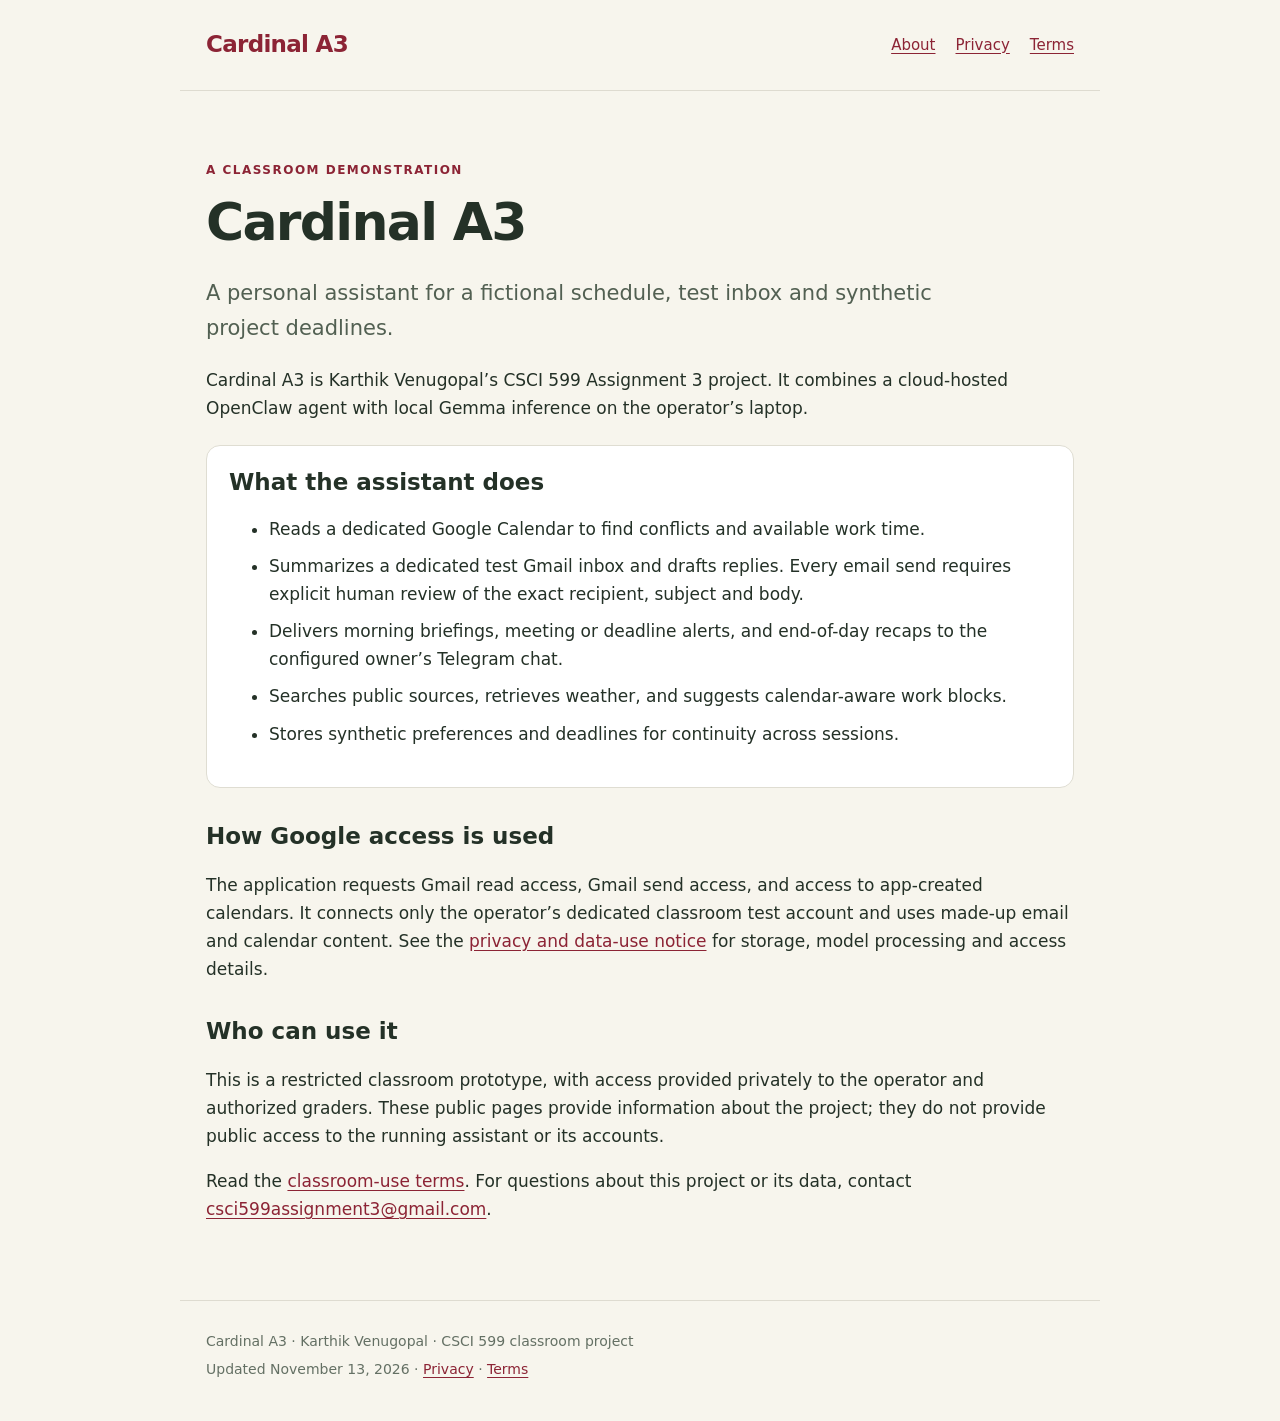
<file: index.html>
<!doctype html><html lang="en"><head><meta charset="utf-8"><meta name="viewport" content="width=device-width, initial-scale=1"><title>Classroom assistant | Cardinal A3</title><meta name="description" content="Cardinal A3 classroom assistant: project information, privacy and classroom-use terms."><link rel="stylesheet" href="styles.css"></head><body><header><a class="brand" href="index.html">Cardinal A3</a><nav aria-label="Main navigation"><a href="index.html">About</a><a href="privacy.html">Privacy</a><a href="terms.html">Terms</a></nav></header><main><p class="eyebrow">A classroom demonstration</p><h1>Cardinal A3</h1><p class="lead">A personal assistant for a fictional schedule, test inbox and synthetic project deadlines.</p><p>Cardinal A3 is Karthik Venugopal’s CSCI 599 Assignment 3 project. It combines a cloud-hosted OpenClaw agent with local Gemma inference on the operator’s laptop.</p><section class="card"><h2>What the assistant does</h2><ul><li>Reads a dedicated Google Calendar to find conflicts and available work time.</li><li>Summarizes a dedicated test Gmail inbox and drafts replies. Every email send requires explicit human review of the exact recipient, subject and body.</li><li>Delivers morning briefings, meeting or deadline alerts, and end-of-day recaps to the configured owner’s Telegram chat.</li><li>Searches public sources, retrieves weather, and suggests calendar-aware work blocks.</li><li>Stores synthetic preferences and deadlines for continuity across sessions.</li></ul></section><h2>How Google access is used</h2><p>The application requests Gmail read access, Gmail send access, and access to app-created calendars. It connects only the operator’s dedicated classroom test account and uses made-up email and calendar content. See the <a href="privacy.html">privacy and data-use notice</a> for storage, model processing and access details.</p><h2>Who can use it</h2><p>This is a restricted classroom prototype, with access provided privately to the operator and authorized graders. These public pages provide information about the project; they do not provide public access to the running assistant or its accounts.</p><p>Read the <a href="terms.html">classroom-use terms</a>. For questions about this project or its data, contact <a href="mailto:csci599assignment3@gmail.com">csci599assignment3@gmail.com</a>.</p></main><footer><p>Cardinal A3 · Karthik Venugopal · CSCI 599 classroom project</p><p>Updated November 13, 2026 · <a href="privacy.html">Privacy</a> · <a href="terms.html">Terms</a></p></footer></body></html>
</file>
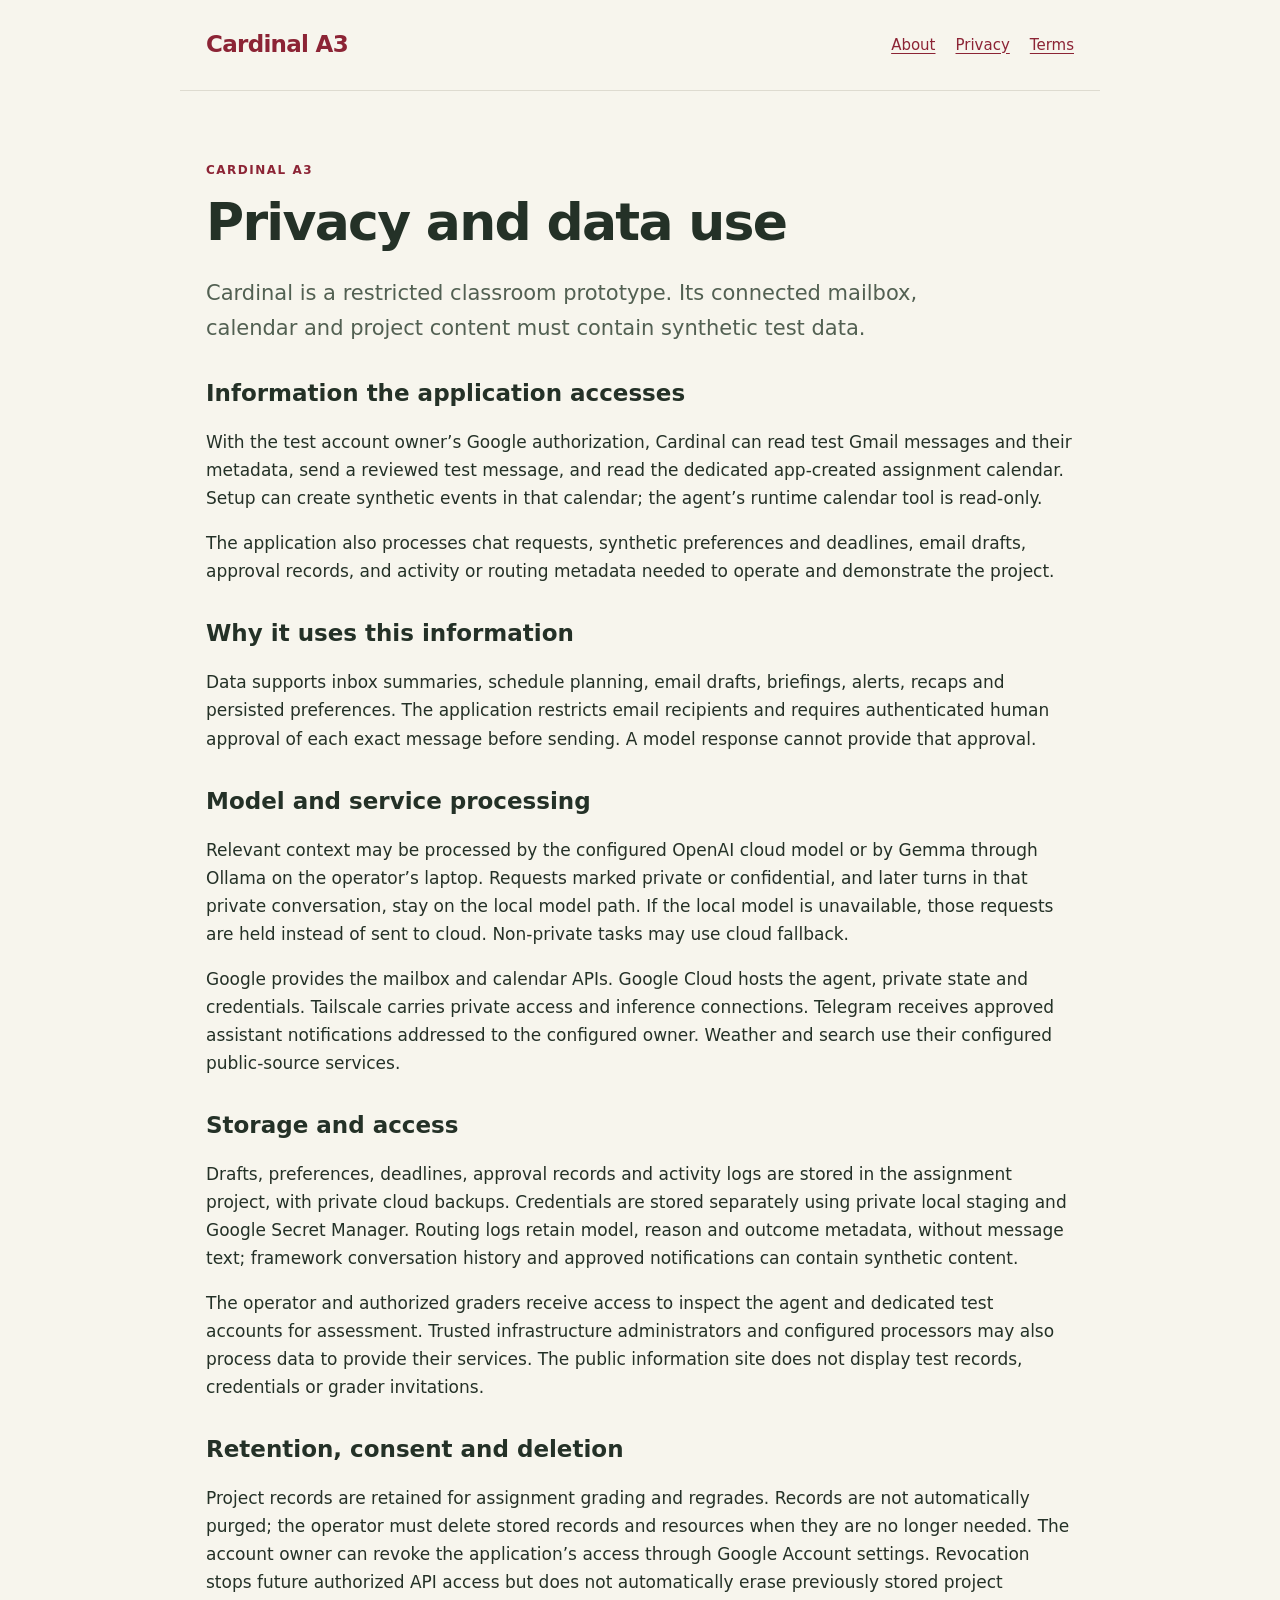
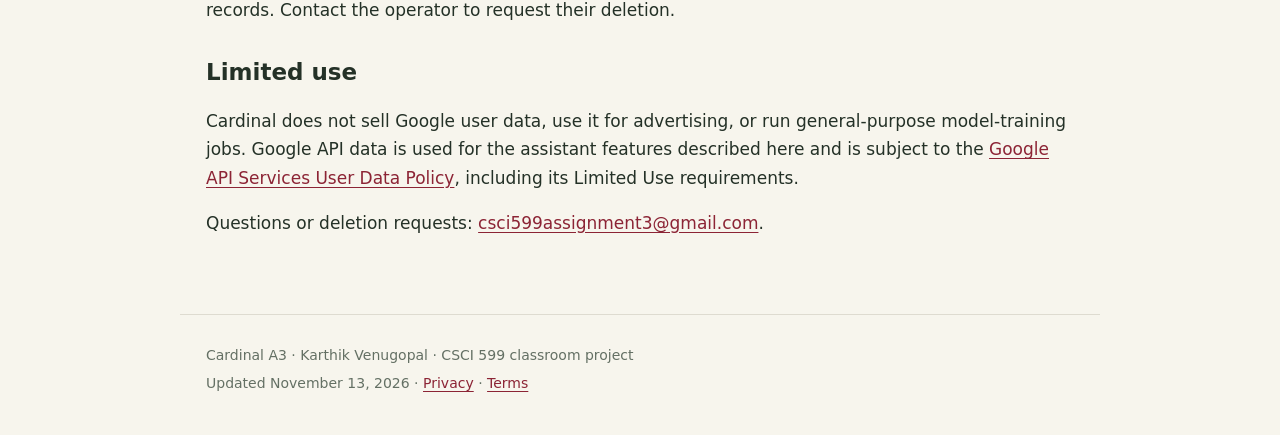
<file: privacy.html>
<!doctype html><html lang="en"><head><meta charset="utf-8"><meta name="viewport" content="width=device-width, initial-scale=1"><title>Privacy and data use | Cardinal A3</title><meta name="description" content="Cardinal A3 classroom assistant: project information, privacy and classroom-use terms."><link rel="stylesheet" href="styles.css"></head><body><header><a class="brand" href="index.html">Cardinal A3</a><nav aria-label="Main navigation"><a href="index.html">About</a><a href="privacy.html">Privacy</a><a href="terms.html">Terms</a></nav></header><main><p class="eyebrow">Cardinal A3</p><h1>Privacy and data use</h1><p class="lead">Cardinal is a restricted classroom prototype. Its connected mailbox, calendar and project content must contain synthetic test data.</p><h2>Information the application accesses</h2><p>With the test account owner’s Google authorization, Cardinal can read test Gmail messages and their metadata, send a reviewed test message, and read the dedicated app-created assignment calendar. Setup can create synthetic events in that calendar; the agent’s runtime calendar tool is read-only.</p><p>The application also processes chat requests, synthetic preferences and deadlines, email drafts, approval records, and activity or routing metadata needed to operate and demonstrate the project.</p><h2>Why it uses this information</h2><p>Data supports inbox summaries, schedule planning, email drafts, briefings, alerts, recaps and persisted preferences. The application restricts email recipients and requires authenticated human approval of each exact message before sending. A model response cannot provide that approval.</p><h2>Model and service processing</h2><p>Relevant context may be processed by the configured OpenAI cloud model or by Gemma through Ollama on the operator’s laptop. Requests marked private or confidential, and later turns in that private conversation, stay on the local model path. If the local model is unavailable, those requests are held instead of sent to cloud. Non-private tasks may use cloud fallback.</p><p>Google provides the mailbox and calendar APIs. Google Cloud hosts the agent, private state and credentials. Tailscale carries private access and inference connections. Telegram receives approved assistant notifications addressed to the configured owner. Weather and search use their configured public-source services.</p><h2>Storage and access</h2><p>Drafts, preferences, deadlines, approval records and activity logs are stored in the assignment project, with private cloud backups. Credentials are stored separately using private local staging and Google Secret Manager. Routing logs retain model, reason and outcome metadata, without message text; framework conversation history and approved notifications can contain synthetic content.</p><p>The operator and authorized graders receive access to inspect the agent and dedicated test accounts for assessment. Trusted infrastructure administrators and configured processors may also process data to provide their services. The public information site does not display test records, credentials or grader invitations.</p><h2>Retention, consent and deletion</h2><p>Project records are retained for assignment grading and regrades. Records are not automatically purged; the operator must delete stored records and resources when they are no longer needed. The account owner can revoke the application’s access through Google Account settings. Revocation stops future authorized API access but does not automatically erase previously stored project records. Contact the operator to request their deletion.</p><h2>Limited use</h2><p>Cardinal does not sell Google user data, use it for advertising, or run general-purpose model-training jobs. Google API data is used for the assistant features described here and is subject to the <a href="https://developers.google.com/terms/api-services-user-data-policy" rel="noopener">Google API Services User Data Policy</a>, including its Limited Use requirements.</p><p>Questions or deletion requests: <a href="mailto:csci599assignment3@gmail.com">csci599assignment3@gmail.com</a>.</p></main><footer><p>Cardinal A3 · Karthik Venugopal · CSCI 599 classroom project</p><p>Updated November 13, 2026 · <a href="privacy.html">Privacy</a> · <a href="terms.html">Terms</a></p></footer></body></html>
</file>
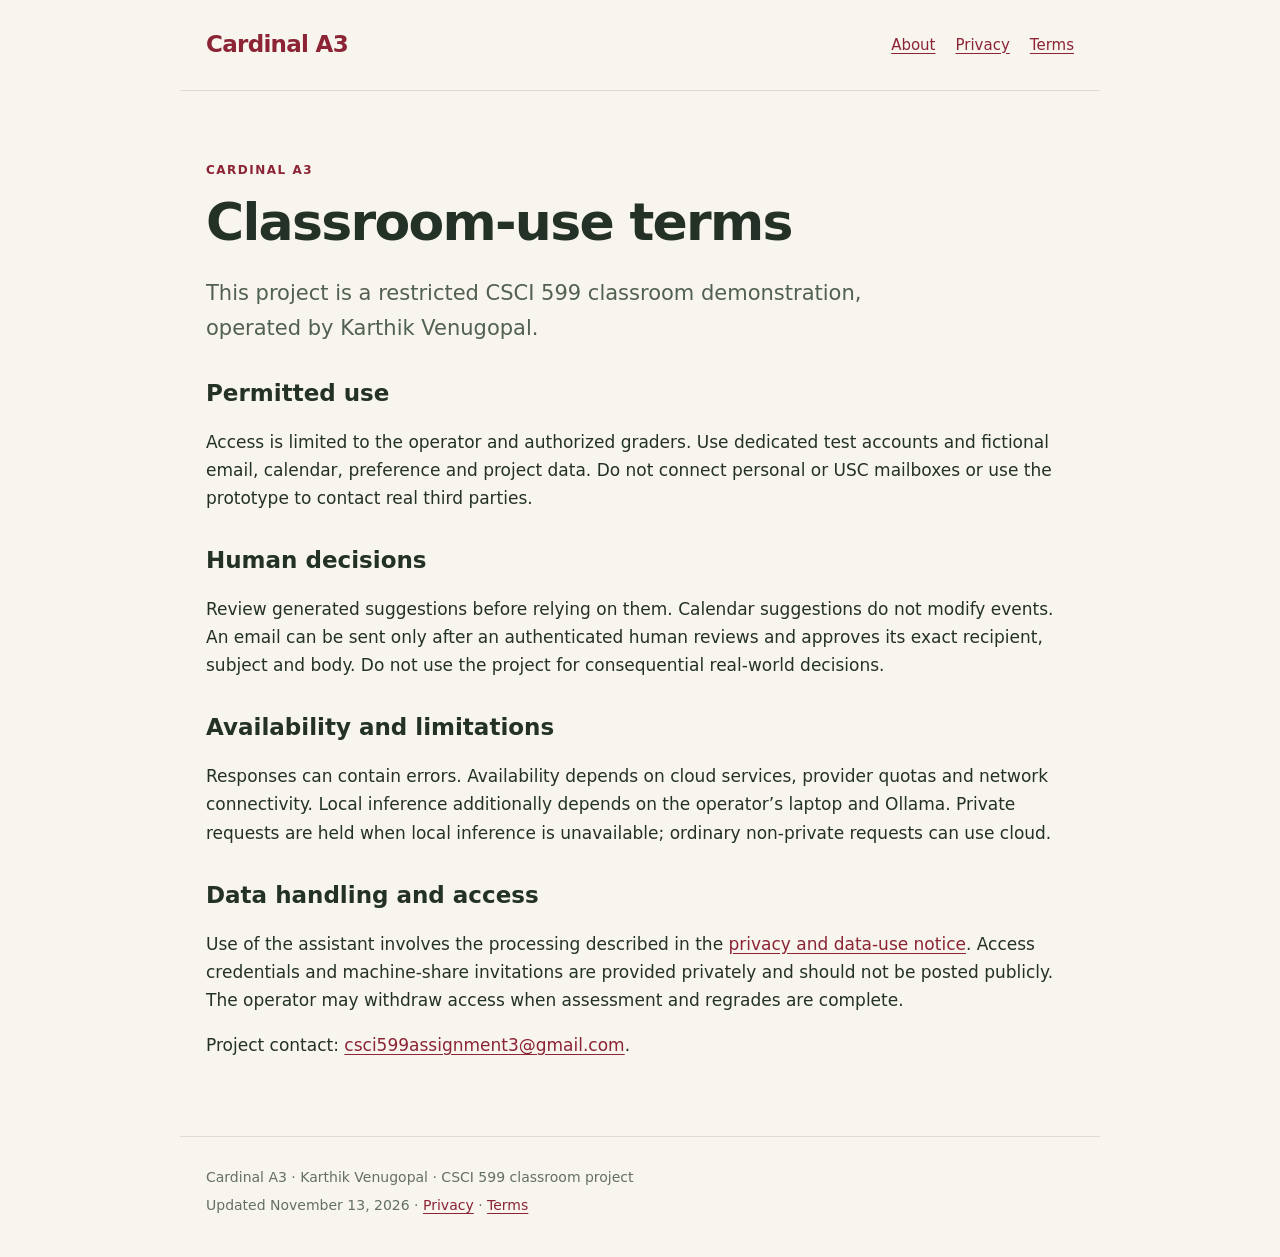
<file: terms.html>
<!doctype html><html lang="en"><head><meta charset="utf-8"><meta name="viewport" content="width=device-width, initial-scale=1"><title>Classroom-use terms | Cardinal A3</title><meta name="description" content="Cardinal A3 classroom assistant: project information, privacy and classroom-use terms."><link rel="stylesheet" href="styles.css"></head><body><header><a class="brand" href="index.html">Cardinal A3</a><nav aria-label="Main navigation"><a href="index.html">About</a><a href="privacy.html">Privacy</a><a href="terms.html">Terms</a></nav></header><main><p class="eyebrow">Cardinal A3</p><h1>Classroom-use terms</h1><p class="lead">This project is a restricted CSCI 599 classroom demonstration, operated by Karthik Venugopal.</p><h2>Permitted use</h2><p>Access is limited to the operator and authorized graders. Use dedicated test accounts and fictional email, calendar, preference and project data. Do not connect personal or USC mailboxes or use the prototype to contact real third parties.</p><h2>Human decisions</h2><p>Review generated suggestions before relying on them. Calendar suggestions do not modify events. An email can be sent only after an authenticated human reviews and approves its exact recipient, subject and body. Do not use the project for consequential real-world decisions.</p><h2>Availability and limitations</h2><p>Responses can contain errors. Availability depends on cloud services, provider quotas and network connectivity. Local inference additionally depends on the operator’s laptop and Ollama. Private requests are held when local inference is unavailable; ordinary non-private requests can use cloud.</p><h2>Data handling and access</h2><p>Use of the assistant involves the processing described in the <a href="privacy.html">privacy and data-use notice</a>. Access credentials and machine-share invitations are provided privately and should not be posted publicly. The operator may withdraw access when assessment and regrades are complete.</p><p>Project contact: <a href="mailto:csci599assignment3@gmail.com">csci599assignment3@gmail.com</a>.</p></main><footer><p>Cardinal A3 · Karthik Venugopal · CSCI 599 classroom project</p><p>Updated November 13, 2026 · <a href="privacy.html">Privacy</a> · <a href="terms.html">Terms</a></p></footer></body></html>
</file>
<file: styles.css>
*{box-sizing:border-box}body{margin:0;background:#f7f5ed;color:#243127;font:17px/1.65 system-ui,-apple-system,BlinkMacSystemFont,"Segoe UI",sans-serif}a{color:#8c2435;text-underline-offset:3px}header,main,footer{max-width:920px;margin:auto;padding:26px}header{display:flex;align-items:center;justify-content:space-between;gap:20px;border-bottom:1px solid #dedbd0}.brand{font-weight:750;letter-spacing:-.7px;font-size:23px;text-decoration:none}nav{display:flex;gap:20px;font-size:15px}main{padding-top:58px;padding-bottom:60px}h1{font-size:clamp(32px,6vw,52px);line-height:1.12;letter-spacing:-1.7px;margin:12px 0 25px}h2{font-size:23px;line-height:1.3;margin-top:34px}.eyebrow{color:#8c2435;text-transform:uppercase;letter-spacing:1.5px;font-weight:700;font-size:12px}.lead{font-size:21px;color:#526052;max-width:730px}.card{background:white;border:1px solid #dfddd2;border-radius:14px;padding:22px;margin:23px 0}.card h2{margin:0 0 10px}li{margin-bottom:9px}.small,footer{font-size:14px;color:#647064}footer{border-top:1px solid #dedbd0;padding-top:24px;padding-bottom:35px}footer p{margin:5px 0}@media(max-width:580px){header{display:block}nav{margin-top:12px;gap:16px}header,main,footer{padding-left:20px;padding-right:20px}main{padding-top:35px}.lead{font-size:19px}}
</file>
